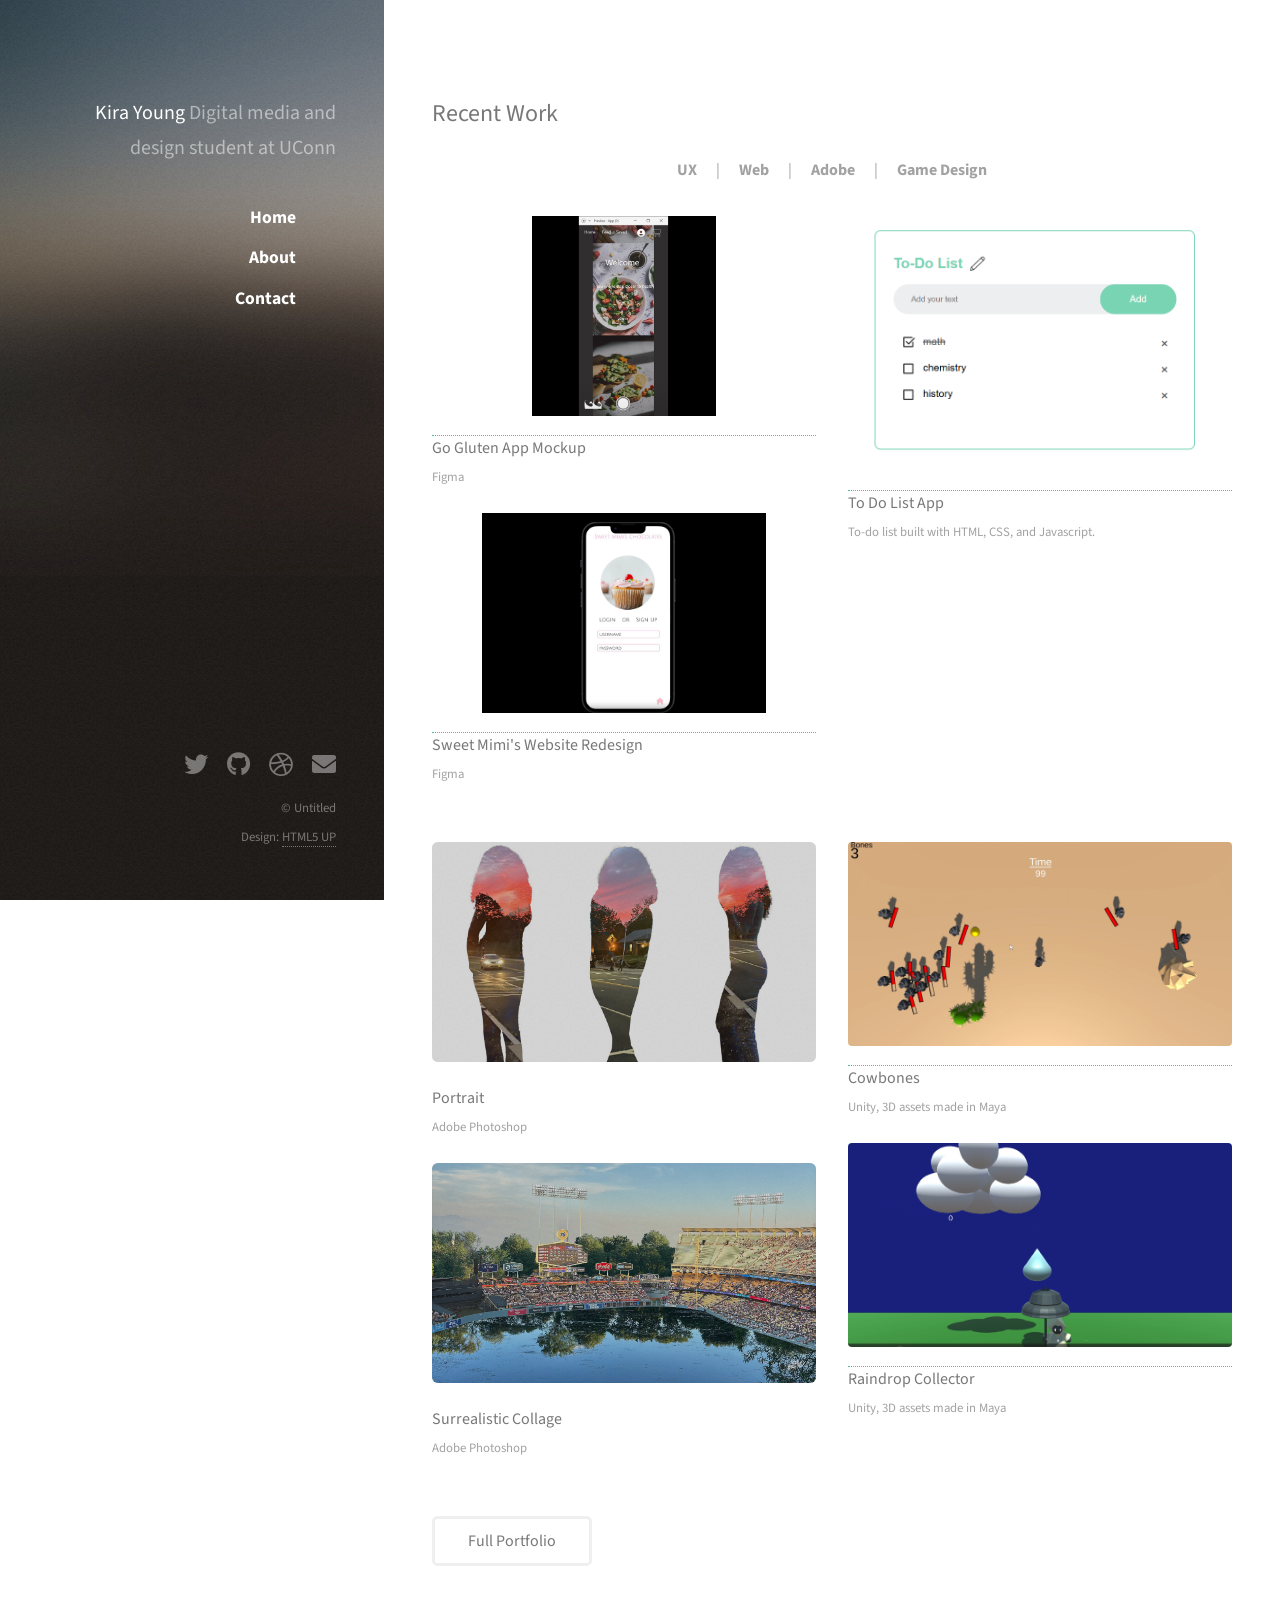
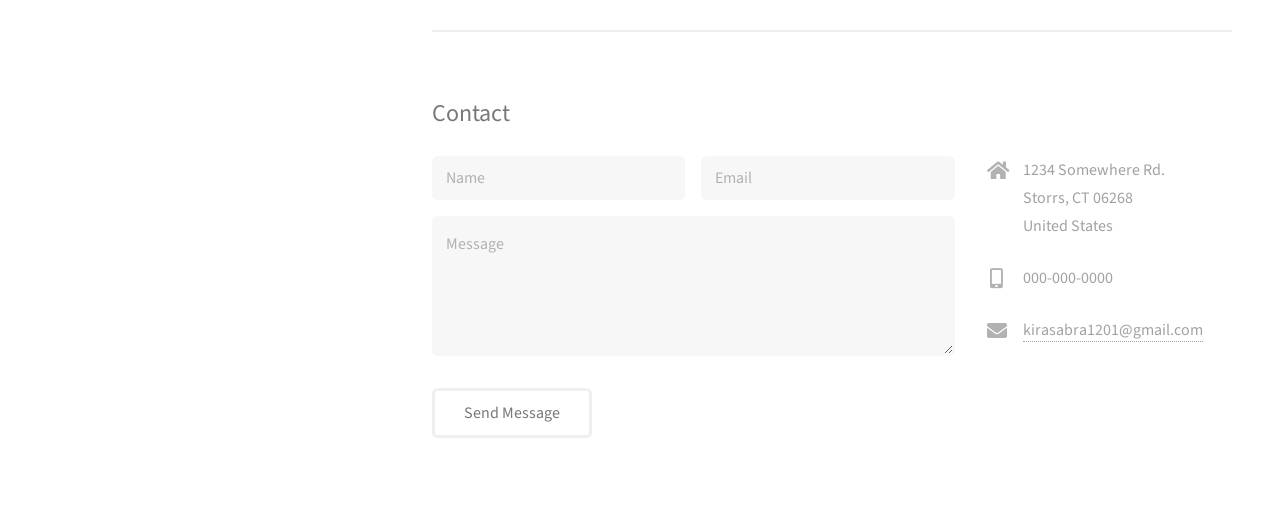
<file: index.html>
<!DOCTYPE HTML>
<!--
	Strata by HTML5 UP
	html5up.net | @ajlkn
	Free for personal and commercial use under the CCA 3.0 license (html5up.net/license)
-->
<html>
	<head>
		<title>Strata by HTML5 UP</title>
		<meta charset="utf-8" />
		<meta name="viewport" content="width=device-width, initial-scale=1, user-scalable=no" />
		<link rel="stylesheet" href="assets/css/main.css" />
	</head>
	<body class="is-preload">

		<!-- Header -->
			<header id="header">
				<div class="inner">
					<h1>
						<h1><strong>Kira Young</strong><br />
						Digital media and design<br />
						student at UConn</h1>
					</h1>
					<p class="about-link">
						<a href="#two" style="text-decoration: none;">Home</a><br />
						<a href="about.html" style="text-decoration: none;">About</a><br />
						<a href="#three" style="text-decoration: none;">Contact</a></p>
				</div>
			</header>

		<!-- Main -->
			<div id="main">
				<!-- One -->

				<!-- Two -->
					<section id="two">
						<h2>Recent Work</h2>

						<!-- Category Filter -->
						<div class="work-categories" style="text-align:center; margin-bottom: 2em;">
							<a href="#ux" class="category-link" style="margin: 0 1em; border-bottom: none; font-weight: bold; color: #a2a2a2;">UX</a> |
							<a href="#web" class="category-link" style="margin: 0 1em; border-bottom: none; font-weight: bold; color: #a2a2a2">Web</a> |
							<a href="#adobe" class="category-link" style="margin: 0 1em; border-bottom: none; font-weight: bold; color: #a2a2a2">Adobe</a> |
							<a href="#game-design" class="category-link" style="margin: 0 1em; border-bottom: none; font-weight: bold; color: inherit;">Game Design</a>
						</div>

						<!-- Work items -->
						<div class="row">
							<!--UX Section-->
							<article id="ux" class="col-6 col-12-xsmall work-item">
								<a href="images/fulls/GoGluten.mp4" target="_blank" style="display: block;" >
									<img src="images/thumbs/GoGlutenScreenshot.png" style="width: 100%; height: 200px; object-fit: contain; display: block; border-radius: 4px;"/>
								</a>
								<h3>Go Gluten App Mockup</h3>
								<p>Figma</p>	

								<a href="images/fulls/Sweet Mimis.mp4" target="_blank" style="display: block;">
									<img src="images/thumbs/SweetMimisScreenshot.png" style="width: 100%; height: 200px; object-fit: contain; display: block; border-radius: 4px;"/>
								</a>
								<h3>Sweet Mimi's Website Redesign</h3>
								<p>Figma</p>
							</article>	
							
							<!--Web Section-->
							<article id="web" class="col-6 col-12-xsmall work-item">
								<a href="https://kyoung2025.github.io/to-do-list/" target="_blank" style="display: block;">
									<img src="images/thumbs/ToDoCover.png" alt="Todo App Screenshot" style="width: 100%; height: auto; display: block; border-radius: 4px;" /> 
								</a>
								<h3>To Do List App</h3>
								<p>To-do list built with HTML, CSS, and Javascript.</p>
							</article>
							<!--Adobe Section-->
							<article id="adobe" class="col-6 col-12-xsmall work-item">
								<a href="images/fulls/DoubleExposure2.jpg" class="image fit thumb"><img src="images/thumbs/DoubleExposure2.jpg" alt="" /></a>
								<h3>Portrait</h3>
								<p>Adobe Photoshop</p>

								<a href="images/fulls/Surreal1.jpg" class="image fit thumb"><img src="images/thumbs/Surreal1.jpg" alt="" /></a>
								<h3>Surrealistic Collage</h3>
								<p>Adobe Photoshop</p>
							</article>
							<!--Game Design Section-->
							<article id="game-design" class="col-6 col-12-xsmall work-item">
								<a href="images/fulls/Cowbones Trailer.mp4" target="_blank" style="display: block;">
									<img src="images/thumbs/CowbonesCover.png" style="width: 100%; height: auto; display: block; border-radius: 4px;" /> 
								</a>
								<h3>Cowbones</h3>
								<p>Unity, 3D assets made in Maya</p>

								<a href="images/fulls/Raindrop Trailer.mp4" target="_blank" style="display: block;">
									<img src="images/thumbs/RaindropCover.png" style="width: 100%; height: auto; display: block; border-radius: 4px;" /> 
								</a>
								<h3>Raindrop Collector</h3>
								<p>Unity, 3D assets made in Maya</p>
							</article>

							
						</div>
						<ul class="actions">
							<li><a href="#" id="show-all" class="button">Full Portfolio</a></li>
						</ul>
					</section>

				<!-- Three -->
					<section id="three">
						<h2>Contact</h2>
						<div class="row">
							<div class="col-8 col-12-small">
								<form method="post" action="#">
									<div class="row gtr-uniform gtr-50">
										<div class="col-6 col-12-xsmall"><input type="text" name="name" id="name" placeholder="Name" /></div>
										<div class="col-6 col-12-xsmall"><input type="email" name="email" id="email" placeholder="Email" /></div>
										<div class="col-12"><textarea name="message" id="message" placeholder="Message" rows="4"></textarea></div>
									</div>
								</form>
								<ul class="actions">
									<li><input type="submit" value="Send Message" /></li>
								</ul>
							</div>
							<div class="col-4 col-12-small">
								<ul class="labeled-icons">
									<li>
										<h3 class="icon solid fa-home"><span class="label">Address</span></h3>
										1234 Somewhere Rd.<br />
										Storrs, CT 06268<br />
										United States
									</li>
									<li>
										<h3 class="icon solid fa-mobile-alt"><span class="label">Phone</span></h3>
										000-000-0000
									</li>
									<li>
										<h3 class="icon solid fa-envelope"><span class="label">Email</span></h3>
										<a href="#">kirasabra1201@gmail.com</a>
									</li>
								</ul>
							</div>
						</div>
					</section>

				<!-- Four -->
				<!--
					<section id="four">
						<h2>Elements</h2>

						<section>
							<h4>Text</h4>
							<p>This is <b>bold</b> and this is <strong>strong</strong>. This is <i>italic</i> and this is <em>emphasized</em>.
							This is <sup>superscript</sup> text and this is <sub>subscript</sub> text.
							This is <u>underlined</u> and this is code: <code>for (;;) { ... }</code>. Finally, <a href="#">this is a link</a>.</p>
							<hr />
							<header>
								<h4>Heading with a Subtitle</h4>
								<p>Lorem ipsum dolor sit amet nullam id egestas urna aliquam</p>
							</header>
							<p>Nunc lacinia ante nunc ac lobortis. Interdum adipiscing gravida odio porttitor sem non mi integer non faucibus ornare mi ut ante amet placerat aliquet. Volutpat eu sed ante lacinia sapien lorem accumsan varius montes viverra nibh in adipiscing blandit tempus accumsan.</p>
							<header>
								<h5>Heading with a Subtitle</h5>
								<p>Lorem ipsum dolor sit amet nullam id egestas urna aliquam</p>
							</header>
							<p>Nunc lacinia ante nunc ac lobortis. Interdum adipiscing gravida odio porttitor sem non mi integer non faucibus ornare mi ut ante amet placerat aliquet. Volutpat eu sed ante lacinia sapien lorem accumsan varius montes viverra nibh in adipiscing blandit tempus accumsan.</p>
							<hr />
							<h2>Heading Level 2</h2>
							<h3>Heading Level 3</h3>
							<h4>Heading Level 4</h4>
							<h5>Heading Level 5</h5>
							<h6>Heading Level 6</h6>
							<hr />
							<h5>Blockquote</h5>
							<blockquote>Fringilla nisl. Donec accumsan interdum nisi, quis tincidunt felis sagittis eget tempus euismod. Vestibulum ante ipsum primis in faucibus vestibulum. Blandit adipiscing eu felis iaculis volutpat ac adipiscing accumsan faucibus. Vestibulum ante ipsum primis in faucibus lorem ipsum dolor sit amet nullam adipiscing eu felis.</blockquote>
							<h5>Preformatted</h5>
							<pre><code>i = 0;

while (!deck.isInOrder()) {
print 'Iteration ' + i;
deck.shuffle();
i++;
}

print 'It took ' + i + ' iterations to sort the deck.';</code></pre>
						</section>

						<section>
							<h4>Lists</h4>
							<div class="row">
								<div class="col-6 col-12-xsmall">
									<h5>Unordered</h5>
									<ul>
										<li>Dolor pulvinar etiam magna etiam.</li>
										<li>Sagittis adipiscing lorem eleifend.</li>
										<li>Felis enim feugiat dolore viverra.</li>
									</ul>
									<h5>Alternate</h5>
									<ul class="alt">
										<li>Dolor pulvinar etiam magna etiam.</li>
										<li>Sagittis adipiscing lorem eleifend.</li>
										<li>Felis enim feugiat dolore viverra.</li>
									</ul>
								</div>
								<div class="col-6 col-12-xsmall">
									<h5>Ordered</h5>
									<ol>
										<li>Dolor pulvinar etiam magna etiam.</li>
										<li>Etiam vel felis at lorem sed viverra.</li>
										<li>Felis enim feugiat dolore viverra.</li>
										<li>Dolor pulvinar etiam magna etiam.</li>
										<li>Etiam vel felis at lorem sed viverra.</li>
										<li>Felis enim feugiat dolore viverra.</li>
									</ol>
									<h5>Icons</h5>
									<ul class="icons">
										<li><a href="#" class="icon brands fa-twitter"><span class="label">Twitter</span></a></li>
										<li><a href="#" class="icon brands fa-facebook-f"><span class="label">Facebook</span></a></li>
										<li><a href="#" class="icon brands fa-instagram"><span class="label">Instagram</span></a></li>
										<li><a href="#" class="icon brands fa-github"><span class="label">Github</span></a></li>
										<li><a href="#" class="icon brands fa-dribbble"><span class="label">Dribbble</span></a></li>
										<li><a href="#" class="icon brands fa-tumblr"><span class="label">Tumblr</span></a></li>
									</ul>
								</div>
							</div>
							<h5>Actions</h5>
							<ul class="actions">
								<li><a href="#" class="button primary">Default</a></li>
								<li><a href="#" class="button">Default</a></li>
							</ul>
							<ul class="actions small">
								<li><a href="#" class="button primary small">Small</a></li>
								<li><a href="#" class="button small">Small</a></li>
							</ul>
							<div class="row">
								<div class="col-6 col-12-small">
									<ul class="actions stacked">
										<li><a href="#" class="button primary">Default</a></li>
										<li><a href="#" class="button">Default</a></li>
									</ul>
								</div>
								<div class="col-6 col-12-small">
									<ul class="actions stacked">
										<li><a href="#" class="button primary small">Small</a></li>
										<li><a href="#" class="button small">Small</a></li>
									</ul>
								</div>
								<div class="col-6 col-12-small">
									<ul class="actions stacked">
										<li><a href="#" class="button primary fit">Default</a></li>
										<li><a href="#" class="button fit">Default</a></li>
									</ul>
								</div>
								<div class="col-6 col-12-small">
									<ul class="actions stacked">
										<li><a href="#" class="button primary small fit">Small</a></li>
										<li><a href="#" class="button small fit">Small</a></li>
									</ul>
								</div>
							</div>
						</section>

						<section>
							<h4>Table</h4>
							<h5>Default</h5>
							<div class="table-wrapper">
								<table>
									<thead>
										<tr>
											<th>Name</th>
											<th>Description</th>
											<th>Price</th>
										</tr>
									</thead>
									<tbody>
										<tr>
											<td>Item One</td>
											<td>Ante turpis integer aliquet porttitor.</td>
											<td>29.99</td>
										</tr>
										<tr>
											<td>Item Two</td>
											<td>Vis ac commodo adipiscing arcu aliquet.</td>
											<td>19.99</td>
										</tr>
										<tr>
											<td>Item Three</td>
											<td> Morbi faucibus arcu accumsan lorem.</td>
											<td>29.99</td>
										</tr>
										<tr>
											<td>Item Four</td>
											<td>Vitae integer tempus condimentum.</td>
											<td>19.99</td>
										</tr>
										<tr>
											<td>Item Five</td>
											<td>Ante turpis integer aliquet porttitor.</td>
											<td>29.99</td>
										</tr>
									</tbody>
									<tfoot>
										<tr>
											<td colspan="2"></td>
											<td>100.00</td>
										</tr>
									</tfoot>
								</table>
							</div>

							<h5>Alternate</h5>
							<div class="table-wrapper">
								<table class="alt">
									<thead>
										<tr>
											<th>Name</th>
											<th>Description</th>
											<th>Price</th>
										</tr>
									</thead>
									<tbody>
										<tr>
											<td>Item One</td>
											<td>Ante turpis integer aliquet porttitor.</td>
											<td>29.99</td>
										</tr>
										<tr>
											<td>Item Two</td>
											<td>Vis ac commodo adipiscing arcu aliquet.</td>
											<td>19.99</td>
										</tr>
										<tr>
											<td>Item Three</td>
											<td> Morbi faucibus arcu accumsan lorem.</td>
											<td>29.99</td>
										</tr>
										<tr>
											<td>Item Four</td>
											<td>Vitae integer tempus condimentum.</td>
											<td>19.99</td>
										</tr>
										<tr>
											<td>Item Five</td>
											<td>Ante turpis integer aliquet porttitor.</td>
											<td>29.99</td>
										</tr>
									</tbody>
									<tfoot>
										<tr>
											<td colspan="2"></td>
											<td>100.00</td>
										</tr>
									</tfoot>
								</table>
							</div>
						</section>

						<section>
							<h4>Buttons</h4>
							<ul class="actions">
								<li><a href="#" class="button primary">Primary</a></li>
								<li><a href="#" class="button">Default</a></li>
							</ul>
							<ul class="actions">
								<li><a href="#" class="button large">Large</a></li>
								<li><a href="#" class="button">Default</a></li>
								<li><a href="#" class="button small">Small</a></li>
							</ul>
							<ul class="actions fit">
								<li><a href="#" class="button primary fit">Fit</a></li>
								<li><a href="#" class="button fit">Fit</a></li>
							</ul>
							<ul class="actions fit small">
								<li><a href="#" class="button primary fit small">Fit + Small</a></li>
								<li><a href="#" class="button fit small">Fit + Small</a></li>
							</ul>
							<ul class="actions">
								<li><a href="#" class="button primary icon solid fa-download">Icon</a></li>
								<li><a href="#" class="button icon solid fa-download">Icon</a></li>
							</ul>
							<ul class="actions">
								<li><span class="button primary disabled">Primary</span></li>
								<li><span class="button disabled">Default</span></li>
							</ul>
						</section>

						<section>
							<h4>Form</h4>
							<form method="post" action="#">
								<div class="row gtr-uniform gtr-50">
									<div class="col-6 col-12-xsmall">
										<input type="text" name="demo-name" id="demo-name" value="" placeholder="Name" />
									</div>
									<div class="col-6 col-12-xsmall">
										<input type="email" name="demo-email" id="demo-email" value="" placeholder="Email" />
									</div>
									<div class="col-12">
										<select name="demo-category" id="demo-category">
											<option value="">- Category -</option>
											<option value="1">Manufacturing</option>
											<option value="1">Shipping</option>
											<option value="1">Administration</option>
											<option value="1">Human Resources</option>
										</select>
									</div>
									<div class="col-4 col-12-small">
										<input type="radio" id="demo-priority-low" name="demo-priority" checked>
										<label for="demo-priority-low">Low Priority</label>
									</div>
									<div class="col-4 col-12-small">
										<input type="radio" id="demo-priority-normal" name="demo-priority">
										<label for="demo-priority-normal">Normal Priority</label>
									</div>
									<div class="col-4 col-12-small">
										<input type="radio" id="demo-priority-high" name="demo-priority">
										<label for="demo-priority-high">High Priority</label>
									</div>
									<div class="col-6 col-12-small">
										<input type="checkbox" id="demo-copy" name="demo-copy">
										<label for="demo-copy">Email me a copy of this message</label>
									</div>
									<div class="col-6 col-12-small">
										<input type="checkbox" id="demo-human" name="demo-human" checked>
										<label for="demo-human">I am a human and not a robot</label>
									</div>
									<div class="col-12">
										<textarea name="demo-message" id="demo-message" placeholder="Enter your message" rows="6"></textarea>
									</div>
									<div class="col-12">
										<ul class="actions">
											<li><input type="submit" value="Send Message" class="primary" /></li>
											<li><input type="reset" value="Reset" /></li>
										</ul>
									</div>
								</div>
							</form>
						</section>

						<section>
							<h4>Image</h4>
							<h5>Fit</h5>
							<div class="box alt">
								<div class="row gtr-50 gtr-uniform">
									<div class="col-12"><span class="image fit"><img src="images/fulls/05.jpg" alt="" /></span></div>
									<div class="col-4"><span class="image fit"><img src="images/thumbs/01.jpg" alt="" /></span></div>
									<div class="col-4"><span class="image fit"><img src="images/thumbs/02.jpg" alt="" /></span></div>
									<div class="col-4"><span class="image fit"><img src="images/thumbs/03.jpg" alt="" /></span></div>
									<div class="col-4"><span class="image fit"><img src="images/thumbs/04.jpg" alt="" /></span></div>
									<div class="col-4"><span class="image fit"><img src="images/thumbs/05.jpg" alt="" /></span></div>
									<div class="col-4"><span class="image fit"><img src="images/thumbs/06.jpg" alt="" /></span></div>
									<div class="col-4"><span class="image fit"><img src="images/thumbs/03.jpg" alt="" /></span></div>
									<div class="col-4"><span class="image fit"><img src="images/thumbs/02.jpg" alt="" /></span></div>
									<div class="col-4"><span class="image fit"><img src="images/thumbs/01.jpg" alt="" /></span></div>
								</div>
							</div>
							<h5>Left &amp; Right</h5>
							<p><span class="image left"><img src="images/avatar.jpg" alt="" /></span>Fringilla nisl. Donec accumsan interdum nisi, quis tincidunt felis sagittis eget. tempus euismod. Vestibulum ante ipsum primis in faucibus vestibulum. Blandit adipiscing eu felis iaculis volutpat ac adipiscing accumsan eu faucibus. Integer ac pellentesque praesent tincidunt felis sagittis eget. tempus euismod. Vestibulum ante ipsum primis in faucibus vestibulum. Blandit adipiscing eu felis iaculis volutpat ac adipiscing accumsan eu faucibus. Integer ac pellentesque praesent. Donec accumsan interdum nisi, quis tincidunt felis sagittis eget. tempus euismod. Vestibulum ante ipsum primis in faucibus vestibulum. Blandit adipiscing eu felis iaculis volutpat ac adipiscing accumsan eu faucibus. Integer ac pellentesque praesent tincidunt felis sagittis eget. tempus euismod. Vestibulum ante ipsum primis in faucibus vestibulum. Blandit adipiscing eu felis iaculis volutpat ac adipiscing accumsan eu faucibus. Integer ac pellentesque praesent.</p>
							<p><span class="image right"><img src="images/avatar.jpg" alt="" /></span>Fringilla nisl. Donec accumsan interdum nisi, quis tincidunt felis sagittis eget. tempus euismod. Vestibulum ante ipsum primis in faucibus vestibulum. Blandit adipiscing eu felis iaculis volutpat ac adipiscing accumsan eu faucibus. Integer ac pellentesque praesent tincidunt felis sagittis eget. tempus euismod. Vestibulum ante ipsum primis in faucibus vestibulum. Blandit adipiscing eu felis iaculis volutpat ac adipiscing accumsan eu faucibus. Integer ac pellentesque praesent. Donec accumsan interdum nisi, quis tincidunt felis sagittis eget. tempus euismod. Vestibulum ante ipsum primis in faucibus vestibulum. Blandit adipiscing eu felis iaculis volutpat ac adipiscing accumsan eu faucibus. Integer ac pellentesque praesent tincidunt felis sagittis eget. tempus euismod. Vestibulum ante ipsum primis in faucibus vestibulum. Blandit adipiscing eu felis iaculis volutpat ac adipiscing accumsan eu faucibus. Integer ac pellentesque praesent.</p>
						</section>

					</section>
				-->

			</div>

		<!-- Footer -->
			<footer id="footer">
				<div class="inner">
					<ul class="icons">
						<li><a href="#" class="icon brands fa-twitter"><span class="label">Twitter</span></a></li>
						<li><a href="#" class="icon brands fa-github"><span class="label">Github</span></a></li>
						<li><a href="#" class="icon brands fa-dribbble"><span class="label">Dribbble</span></a></li>
						<li><a href="#" class="icon solid fa-envelope"><span class="label">Email</span></a></li>
					</ul>
					<ul class="copyright">
						<li>&copy; Untitled</li><li>Design: <a href="http://html5up.net">HTML5 UP</a></li>
					</ul>
				</div>
			</footer>

		<!-- Scripts -->
			<script src="assets/js/jquery.min.js"></script>
			<script src="assets/js/jquery.poptrox.min.js"></script>
			<script src="assets/js/browser.min.js"></script>
			<script src="assets/js/breakpoints.min.js"></script>
			<script src="assets/js/util.js"></script>
			<script src="assets/js/main.js"></script>

			<script>
				document.addEventListener("DOMContentLoaded", function() {
					const categoryLinks = document.querySelectorAll(".category-link");
					const workItems = document.querySelectorAll(".work-item");

					categoryLinks.forEach(link => {
    				link.addEventListener("click", function (e) {
      					e.preventDefault(); // Stop the anchor from jumping
      					const category = this.getAttribute("href").substring(1); // e.g. "web"

      					// Hide all work items
      					workItems.forEach(item => {
        					item.style.display = "none";
      					});

      					// Show only the selected category
      					const selected = document.getElementById(category);
      					if (selected) {
        					selected.style.display = "block";
      					}

      					// Optional: visually mark active category
      					categoryLinks.forEach(l => l.classList.remove("active"));
      					this.classList.add("active");
    				});
  				});
			});
			//Show all items when click "Full Portfolio"
			document.addEventListener("DOMContentLoaded", function () {
				const showAllBtn = document.getElementById("show-all");
				const workItems = document.querySelectorAll(".work-item");
				const categoryLinks = document.querySelectorAll(".category-link");

				showAllBtn.addEventListener("click", function (e) {
					e.preventDefault();

					//show all sections
					workItems.forEach(item => {
						item.style.display = "block";
					});

					//remove active states from category links
					categoryLinks.forEach(link => link.classList.remove("active"));
				});
			});

		
			</script>

	</body>
</html>
</file>
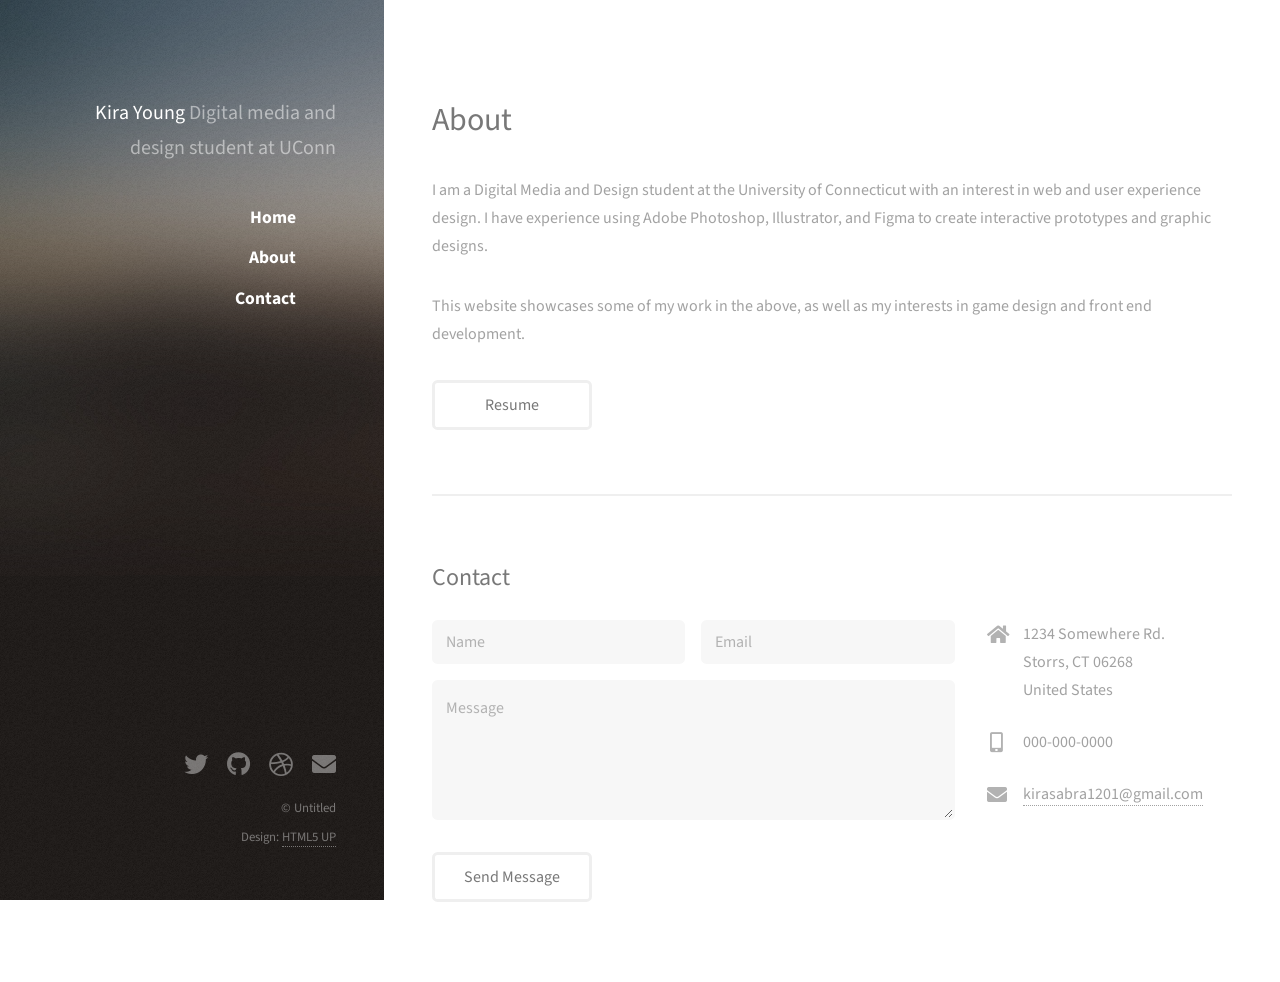
<file: about.html>
<!DOCTYPE HTML>
<!--
	About Page — Strata by HTML5 UP
	html5up.net | @ajlkn
-->
<html>
	<head>
		<title>About - Kira</title>
		<meta charset="utf-8" />
		<meta name="viewport" content="width=device-width, initial-scale=1, user-scalable=no" />
		<link rel="stylesheet" href="assets/css/main.css" />
	</head>
	<body class="is-preload">

		<!-- Header 
		<header id="header">
			<div class="inner">
				
				<p class="about-link">
					<a href="index.html" style="text-decoration: none;">Home</a>
				</p>
			</div>
		</header> -->

		<!-- Header -->
			<header id="header">
				<div class="inner">
					<h1>
						<h1><strong>Kira Young</strong><br />
						Digital media and design<br />
						student at UConn</h1>
					</h1>
					<p class="about-link">
						<a href="index.html" style="text-decoration: none;">Home</a><br />
						<a href="about.html" style="text-decoration: none;">About</a><br />
						<a href="#contact" style="text-decoration: none;">Contact</a></p>
				</div>
			</header>

		<!-- Main -->
		<div id="main">

			<!-- About Section -->
			<section id="about">
				<header class="major">
					<h2>About</h2>
				</header>
				<p>
                    I am a Digital Media and Design student at the University of Connecticut with an interest in web and user experience design. I have experience using Adobe Photoshop, Illustrator, and Figma to create interactive prototypes and graphic designs.
				</p>

				<p>
					This website showcases some of my work in the above, as well as my interests in game design and front end development.
				</p>

				<ul class="actions">
					<li><a href="https://uconn-my.sharepoint.com/:w:/g/personal/ufl24006_uconn_edu/ERHzMYuHmyNPscbayO6L2rUB2iwZP5q4rPz5DKGhnmGgdg?e=RA9cjs" class="button">Resume</a></li>
				</ul>
			</section>

			<!-- Contact Section -->
			<section id="contact">
				<h2>Contact</h2>
				<div class="row">
					<div class="col-8 col-12-small">
						<form method="post" action="#">
							<div class="row gtr-uniform gtr-50">
								<div class="col-6 col-12-xsmall"><input type="text" name="name" id="name" placeholder="Name" /></div>
								<div class="col-6 col-12-xsmall"><input type="email" name="email" id="email" placeholder="Email" /></div>
								<div class="col-12"><textarea name="message" id="message" placeholder="Message" rows="4"></textarea></div>
							</div>
						</form>
						<ul class="actions">
							<li><input type="submit" value="Send Message" /></li>
						</ul>
					</div>
					<div class="col-4 col-12-small">
						<ul class="labeled-icons">
							<li>
								<h3 class="icon solid fa-home"><span class="label">Address</span></h3>
								1234 Somewhere Rd.<br />
								Storrs, CT 06268<br />
								United States
							</li>
							<li>
								<h3 class="icon solid fa-mobile-alt"><span class="label">Phone</span></h3>
								000-000-0000
							</li>
							<li>
								<h3 class="icon solid fa-envelope"><span class="label">Email</span></h3>
								<a href="#">kirasabra1201@gmail.com</a>
							</li>
						</ul>
					</div>
				</div>
			</section>
		</div>

		<!-- Footer -->
		<footer id="footer">
			<div class="inner">
				<ul class="icons">
					<li><a href="#" class="icon brands fa-twitter"><span class="label">Twitter</span></a></li>
					<li><a href="#" class="icon brands fa-github"><span class="label">Github</span></a></li>
					<li><a href="#" class="icon brands fa-dribbble"><span class="label">Dribbble</span></a></li>
					<li><a href="#" class="icon solid fa-envelope"><span class="label">Email</span></a></li>
				</ul>
				<ul class="copyright">
					<li>&copy; Untitled</li><li>Design: <a href="http://html5up.net">HTML5 UP</a></li>
				</ul>
			</div>
		</footer>

		<!-- Scripts -->
		<script src="assets/js/jquery.min.js"></script>
		<script src="assets/js/jquery.poptrox.min.js"></script>
		<script src="assets/js/browser.min.js"></script>
		<script src="assets/js/breakpoints.min.js"></script>
		<script src="assets/js/util.js"></script>
		<script src="assets/js/main.js"></script>

	</body>
</html>
</file>
<file: assets/css/main.css>
@import url("fontawesome-all.min.css");
@import url("https://fonts.googleapis.com/css?family=Source+Sans+Pro:400,400italic");

/*
	Strata by HTML5 UP
	html5up.net | @ajlkn
	Free for personal and commercial use under the CCA 3.0 license (html5up.net/license)
*/

html, body, div, span, applet, object,
iframe, h1, h2, h3, h4, h5, h6, p, blockquote,
pre, a, abbr, acronym, address, big, cite,
code, del, dfn, em, img, ins, kbd, q, s, samp,
small, strike, strong, sub, sup, tt, var, b,
u, i, center, dl, dt, dd, ol, ul, li, fieldset,
form, label, legend, table, caption, tbody,
tfoot, thead, tr, th, td, article, aside,
canvas, details, embed, figure, figcaption,
footer, header, hgroup, menu, nav, output, ruby,
section, summary, time, mark, audio, video {
	margin: 0;
	padding: 0;
	border: 0;
	font-size: 100%;
	font: inherit;
	vertical-align: baseline;}

article, aside, details, figcaption, figure,
footer, header, hgroup, menu, nav, section {
	display: block;}

body {
	line-height: 1;
}

ol, ul {
	list-style: none;
}

blockquote, q {
	quotes: none;
}

	blockquote:before, blockquote:after, q:before, q:after {
		content: '';
		content: none;
	}

table {
	border-collapse: collapse;
	border-spacing: 0;
}

body {
	-webkit-text-size-adjust: none;
}

mark {
	background-color: transparent;
	color: inherit;
}

input::-moz-focus-inner {
	border: 0;
	padding: 0;
}

input, select, textarea {
	-moz-appearance: none;
	-webkit-appearance: none;
	-ms-appearance: none;
	appearance: none;
}

/* Basic */

	html {
		box-sizing: border-box;
	}

	*, *:before, *:after {
		box-sizing: inherit;
	}

	body {
		background: #fff;
	}

		body.is-preload *, body.is-preload *:before, body.is-preload *:after {
			-moz-animation: none !important;
			-webkit-animation: none !important;
			-ms-animation: none !important;
			animation: none !important;
			-moz-transition: none !important;
			-webkit-transition: none !important;
			-ms-transition: none !important;
			transition: none !important;
		}

	body, input, select, textarea {
		color: #a2a2a2;
		font-family: "Source Sans Pro", Helvetica, sans-serif;
		font-size: 16pt;
		font-weight: 400;
		line-height: 1.75em;
	}

	a {
		-moz-transition: color 0.2s ease-in-out, border-color 0.2s ease-in-out;
		-webkit-transition: color 0.2s ease-in-out, border-color 0.2s ease-in-out;
		-ms-transition: color 0.2s ease-in-out, border-color 0.2s ease-in-out;
		transition: color 0.2s ease-in-out, border-color 0.2s ease-in-out;
		border-bottom: dotted 1px;
		color: #49bf9d;
		text-decoration: none;
	}

		a:hover {
			border-bottom-color: transparent;
			color: #49bf9d !important;
			text-decoration: none;
		}

	strong, b {
		color: #787878;
		font-weight: 400;
	}

	em, i {
		font-style: italic;
	}

	p {
		margin: 0 0 2em 0;
	}

	h1, h2, h3, h4, h5, h6 {
		color: #787878;
		font-weight: 400;
		line-height: 1em;
		margin: 0 0 1em 0;
	}

		h1 a, h2 a, h3 a, h4 a, h5 a, h6 a {
			color: inherit;
			text-decoration: none;
		}

	h1 {
		font-size: 2em;
		line-height: 1.5em;
	}

	h2 {
		font-size: 1.5em;
		line-height: 1.5em;
	}

	h3 {
		font-size: 1.25em;
		line-height: 1.5em;
	}

	h4 {
		font-size: 1.1em;
		line-height: 1.5em;
	}

	h5 {
		font-size: 0.9em;
		line-height: 1.5em;
	}

	h6 {
		font-size: 0.7em;
		line-height: 1.5em;
	}

	sub {
		font-size: 0.8em;
		position: relative;
		top: 0.5em;
	}

	sup {
		font-size: 0.8em;
		position: relative;
		top: -0.5em;
	}

	hr {
		border: 0;
		border-bottom: solid 2px #efefef;
		margin: 2em 0;
	}

		hr.major {
			margin: 3em 0;
		}

	blockquote {
		border-left: solid 6px #efefef;
		font-style: italic;
		margin: 0 0 2em 0;
		padding: 0.5em 0 0.5em 1.5em;
	}

	code {
		background: #f7f7f7;
		border-radius: 0.35em;
		border: solid 2px #efefef;
		font-family: "Courier New", monospace;
		font-size: 0.9em;
		margin: 0 0.25em;
		padding: 0.25em 0.65em;
	}

	pre {
		-webkit-overflow-scrolling: touch;
		font-family: "Courier New", monospace;
		font-size: 0.9em;
		margin: 0 0 2em 0;
	}

		pre code {
			display: block;
			line-height: 1.75em;
			padding: 1em 1.5em;
			overflow-x: auto;
		}

	.align-left {
		text-align: left;
	}

	.align-center {
		text-align: center;
	}

	.align-right {
		text-align: right;
	}

/* Container */

	.container {
		margin: 0 auto;
		max-width: calc(100% - 4em);
		width: 100%;
	}

		.container.xsmall {
			width: 25%;
		}

		.container.small {
			width: 50%;
		}

		.container.medium {
			width: 75%;
		}

		.container.large {
			width: 125%;
		}

		.container.xlarge {
			width: 150%;
		}

		.container.max {
			width: 100%;
		}

		@media screen and (max-width: 980px) {

			.container {
				width: 100% !important;
				max-width: 100% !important;
			}

		}

		@media screen and (max-width: 480px) {

			.container {
				max-width: calc(100% - 3em);
			}

		}

/* Row */

	.row {
		display: flex;
		flex-wrap: wrap;
		box-sizing: border-box;
		align-items: stretch;
	}

		.row > * {
			box-sizing: border-box;
		}

		.row.gtr-uniform > * > :last-child {
			margin-bottom: 0;
		}

		.row.aln-left {
			justify-content: flex-start;
		}

		.row.aln-center {
			justify-content: center;
		}

		.row.aln-right {
			justify-content: flex-end;
		}

		.row.aln-top {
			align-items: flex-start;
		}

		.row.aln-middle {
			align-items: center;
		}

		.row.aln-bottom {
			align-items: flex-end;
		}

		.row > .imp {
			order: -1;
		}

		.row > .col-1 {
			width: 8.33333%;
		}

		.row > .off-1 {
			margin-left: 8.33333%;
		}

		.row > .col-2 {
			width: 16.66667%;
		}

		.row > .off-2 {
			margin-left: 16.66667%;
		}

		.row > .col-3 {
			width: 25%;
		}

		.row > .off-3 {
			margin-left: 25%;
		}

		.row > .col-4 {
			width: 33.33333%;
		}

		.row > .off-4 {
			margin-left: 33.33333%;
		}

		.row > .col-5 {
			width: 41.66667%;
		}

		.row > .off-5 {
			margin-left: 41.66667%;
		}

		.row > .col-6 {
			width: 50%;
		}

		.row > .off-6 {
			margin-left: 50%;
		}

		.row > .col-7 {
			width: 58.33333%;
		}

		.row > .off-7 {
			margin-left: 58.33333%;
		}

		.row > .col-8 {
			width: 66.66667%;
		}

		.row > .off-8 {
			margin-left: 66.66667%;
		}

		.row > .col-9 {
			width: 75%;
		}

		.row > .off-9 {
			margin-left: 75%;
		}

		.row > .col-10 {
			width: 83.33333%;
		}

		.row > .off-10 {
			margin-left: 83.33333%;
		}

		.row > .col-11 {
			width: 91.66667%;
		}

		.row > .off-11 {
			margin-left: 91.66667%;
		}

		.row > .col-12 {
			width: 100%;
		}

		.row > .off-12 {
			margin-left: 100%;
		}

		.row.gtr-0 {
			margin-top: 0;
			margin-left: 0em;
		}

			.row.gtr-0 > * {
				padding: 0 0 0 0em;
			}

			.row.gtr-0.gtr-uniform {
				margin-top: 0em;
			}

				.row.gtr-0.gtr-uniform > * {
					padding-top: 0em;
				}

		.row.gtr-25 {
			margin-top: 0;
			margin-left: -0.625em;
		}

			.row.gtr-25 > * {
				padding: 0 0 0 0.625em;
			}

			.row.gtr-25.gtr-uniform {
				margin-top: -0.625em;
			}

				.row.gtr-25.gtr-uniform > * {
					padding-top: 0.625em;
				}

		.row.gtr-50 {
			margin-top: 0;
			margin-left: -1.25em;
		}

			.row.gtr-50 > * {
				padding: 0 0 0 1.25em;
			}

			.row.gtr-50.gtr-uniform {
				margin-top: -1.25em;
			}

				.row.gtr-50.gtr-uniform > * {
					padding-top: 1.25em;
				}

		.row {
			margin-top: 0;
			margin-left: -2.5em;
		}

			.row > * {
				padding: 0 0 0 2.5em;
			}

			.row.gtr-uniform {
				margin-top: -2.5em;
			}

				.row.gtr-uniform > * {
					padding-top: 2.5em;
				}

		.row.gtr-150 {
			margin-top: 0;
			margin-left: -3.75em;
		}

			.row.gtr-150 > * {
				padding: 0 0 0 3.75em;
			}

			.row.gtr-150.gtr-uniform {
				margin-top: -3.75em;
			}

				.row.gtr-150.gtr-uniform > * {
					padding-top: 3.75em;
				}

		.row.gtr-200 {
			margin-top: 0;
			margin-left: -5em;
		}

			.row.gtr-200 > * {
				padding: 0 0 0 5em;
			}

			.row.gtr-200.gtr-uniform {
				margin-top: -5em;
			}

				.row.gtr-200.gtr-uniform > * {
					padding-top: 5em;
				}

		@media screen and (max-width: 1800px) {

			.row {
				display: flex;
				flex-wrap: wrap;
				box-sizing: border-box;
				align-items: stretch;
			}

				.row > * {
					box-sizing: border-box;
				}

				.row.gtr-uniform > * > :last-child {
					margin-bottom: 0;
				}

				.row.aln-left {
					justify-content: flex-start;
				}

				.row.aln-center {
					justify-content: center;
				}

				.row.aln-right {
					justify-content: flex-end;
				}

				.row.aln-top {
					align-items: flex-start;
				}

				.row.aln-middle {
					align-items: center;
				}

				.row.aln-bottom {
					align-items: flex-end;
				}

				.row > .imp-xlarge {
					order: -1;
				}

				.row > .col-1-xlarge {
					width: 8.33333%;
				}

				.row > .off-1-xlarge {
					margin-left: 8.33333%;
				}

				.row > .col-2-xlarge {
					width: 16.66667%;
				}

				.row > .off-2-xlarge {
					margin-left: 16.66667%;
				}

				.row > .col-3-xlarge {
					width: 25%;
				}

				.row > .off-3-xlarge {
					margin-left: 25%;
				}

				.row > .col-4-xlarge {
					width: 33.33333%;
				}

				.row > .off-4-xlarge {
					margin-left: 33.33333%;
				}

				.row > .col-5-xlarge {
					width: 41.66667%;
				}

				.row > .off-5-xlarge {
					margin-left: 41.66667%;
				}

				.row > .col-6-xlarge {
					width: 50%;
				}

				.row > .off-6-xlarge {
					margin-left: 50%;
				}

				.row > .col-7-xlarge {
					width: 58.33333%;
				}

				.row > .off-7-xlarge {
					margin-left: 58.33333%;
				}

				.row > .col-8-xlarge {
					width: 66.66667%;
				}

				.row > .off-8-xlarge {
					margin-left: 66.66667%;
				}

				.row > .col-9-xlarge {
					width: 75%;
				}

				.row > .off-9-xlarge {
					margin-left: 75%;
				}

				.row > .col-10-xlarge {
					width: 83.33333%;
				}

				.row > .off-10-xlarge {
					margin-left: 83.33333%;
				}

				.row > .col-11-xlarge {
					width: 91.66667%;
				}

				.row > .off-11-xlarge {
					margin-left: 91.66667%;
				}

				.row > .col-12-xlarge {
					width: 100%;
				}

				.row > .off-12-xlarge {
					margin-left: 100%;
				}

				.row.gtr-0 {
					margin-top: 0;
					margin-left: 0em;
				}

					.row.gtr-0 > * {
						padding: 0 0 0 0em;
					}

					.row.gtr-0.gtr-uniform {
						margin-top: 0em;
					}

						.row.gtr-0.gtr-uniform > * {
							padding-top: 0em;
						}

				.row.gtr-25 {
					margin-top: 0;
					margin-left: -0.625em;
				}

					.row.gtr-25 > * {
						padding: 0 0 0 0.625em;
					}

					.row.gtr-25.gtr-uniform {
						margin-top: -0.625em;
					}

						.row.gtr-25.gtr-uniform > * {
							padding-top: 0.625em;
						}

				.row.gtr-50 {
					margin-top: 0;
					margin-left: -1.25em;
				}

					.row.gtr-50 > * {
						padding: 0 0 0 1.25em;
					}

					.row.gtr-50.gtr-uniform {
						margin-top: -1.25em;
					}

						.row.gtr-50.gtr-uniform > * {
							padding-top: 1.25em;
						}

				.row {
					margin-top: 0;
					margin-left: -2.5em;
				}

					.row > * {
						padding: 0 0 0 2.5em;
					}

					.row.gtr-uniform {
						margin-top: -2.5em;
					}

						.row.gtr-uniform > * {
							padding-top: 2.5em;
						}

				.row.gtr-150 {
					margin-top: 0;
					margin-left: -3.75em;
				}

					.row.gtr-150 > * {
						padding: 0 0 0 3.75em;
					}

					.row.gtr-150.gtr-uniform {
						margin-top: -3.75em;
					}

						.row.gtr-150.gtr-uniform > * {
							padding-top: 3.75em;
						}

				.row.gtr-200 {
					margin-top: 0;
					margin-left: -5em;
				}

					.row.gtr-200 > * {
						padding: 0 0 0 5em;
					}

					.row.gtr-200.gtr-uniform {
						margin-top: -5em;
					}

						.row.gtr-200.gtr-uniform > * {
							padding-top: 5em;
						}

		}

		@media screen and (max-width: 1280px) {

			.row {
				display: flex;
				flex-wrap: wrap;
				box-sizing: border-box;
				align-items: stretch;
			}

				.row > * {
					box-sizing: border-box;
				}

				.row.gtr-uniform > * > :last-child {
					margin-bottom: 0;
				}

				.row.aln-left {
					justify-content: flex-start;
				}

				.row.aln-center {
					justify-content: center;
				}

				.row.aln-right {
					justify-content: flex-end;
				}

				.row.aln-top {
					align-items: flex-start;
				}

				.row.aln-middle {
					align-items: center;
				}

				.row.aln-bottom {
					align-items: flex-end;
				}

				.row > .imp-large {
					order: -1;
				}

				.row > .col-1-large {
					width: 8.33333%;
				}

				.row > .off-1-large {
					margin-left: 8.33333%;
				}

				.row > .col-2-large {
					width: 16.66667%;
				}

				.row > .off-2-large {
					margin-left: 16.66667%;
				}

				.row > .col-3-large {
					width: 25%;
				}

				.row > .off-3-large {
					margin-left: 25%;
				}

				.row > .col-4-large {
					width: 33.33333%;
				}

				.row > .off-4-large {
					margin-left: 33.33333%;
				}

				.row > .col-5-large {
					width: 41.66667%;
				}

				.row > .off-5-large {
					margin-left: 41.66667%;
				}

				.row > .col-6-large {
					width: 50%;
				}

				.row > .off-6-large {
					margin-left: 50%;
				}

				.row > .col-7-large {
					width: 58.33333%;
				}

				.row > .off-7-large {
					margin-left: 58.33333%;
				}

				.row > .col-8-large {
					width: 66.66667%;
				}

				.row > .off-8-large {
					margin-left: 66.66667%;
				}

				.row > .col-9-large {
					width: 75%;
				}

				.row > .off-9-large {
					margin-left: 75%;
				}

				.row > .col-10-large {
					width: 83.33333%;
				}

				.row > .off-10-large {
					margin-left: 83.33333%;
				}

				.row > .col-11-large {
					width: 91.66667%;
				}

				.row > .off-11-large {
					margin-left: 91.66667%;
				}

				.row > .col-12-large {
					width: 100%;
				}

				.row > .off-12-large {
					margin-left: 100%;
				}

				.row.gtr-0 {
					margin-top: 0;
					margin-left: 0em;
				}

					.row.gtr-0 > * {
						padding: 0 0 0 0em;
					}

					.row.gtr-0.gtr-uniform {
						margin-top: 0em;
					}

						.row.gtr-0.gtr-uniform > * {
							padding-top: 0em;
						}

				.row.gtr-25 {
					margin-top: 0;
					margin-left: -0.5em;
				}

					.row.gtr-25 > * {
						padding: 0 0 0 0.5em;
					}

					.row.gtr-25.gtr-uniform {
						margin-top: -0.5em;
					}

						.row.gtr-25.gtr-uniform > * {
							padding-top: 0.5em;
						}

				.row.gtr-50 {
					margin-top: 0;
					margin-left: -1em;
				}

					.row.gtr-50 > * {
						padding: 0 0 0 1em;
					}

					.row.gtr-50.gtr-uniform {
						margin-top: -1em;
					}

						.row.gtr-50.gtr-uniform > * {
							padding-top: 1em;
						}

				.row {
					margin-top: 0;
					margin-left: -2em;
				}

					.row > * {
						padding: 0 0 0 2em;
					}

					.row.gtr-uniform {
						margin-top: -2em;
					}

						.row.gtr-uniform > * {
							padding-top: 2em;
						}

				.row.gtr-150 {
					margin-top: 0;
					margin-left: -3em;
				}

					.row.gtr-150 > * {
						padding: 0 0 0 3em;
					}

					.row.gtr-150.gtr-uniform {
						margin-top: -3em;
					}

						.row.gtr-150.gtr-uniform > * {
							padding-top: 3em;
						}

				.row.gtr-200 {
					margin-top: 0;
					margin-left: -4em;
				}

					.row.gtr-200 > * {
						padding: 0 0 0 4em;
					}

					.row.gtr-200.gtr-uniform {
						margin-top: -4em;
					}

						.row.gtr-200.gtr-uniform > * {
							padding-top: 4em;
						}

		}

		@media screen and (max-width: 980px) {

			.row {
				display: flex;
				flex-wrap: wrap;
				box-sizing: border-box;
				align-items: stretch;
			}

				.row > * {
					box-sizing: border-box;
				}

				.row.gtr-uniform > * > :last-child {
					margin-bottom: 0;
				}

				.row.aln-left {
					justify-content: flex-start;
				}

				.row.aln-center {
					justify-content: center;
				}

				.row.aln-right {
					justify-content: flex-end;
				}

				.row.aln-top {
					align-items: flex-start;
				}

				.row.aln-middle {
					align-items: center;
				}

				.row.aln-bottom {
					align-items: flex-end;
				}

				.row > .imp-medium {
					order: -1;
				}

				.row > .col-1-medium {
					width: 8.33333%;
				}

				.row > .off-1-medium {
					margin-left: 8.33333%;
				}

				.row > .col-2-medium {
					width: 16.66667%;
				}

				.row > .off-2-medium {
					margin-left: 16.66667%;
				}

				.row > .col-3-medium {
					width: 25%;
				}

				.row > .off-3-medium {
					margin-left: 25%;
				}

				.row > .col-4-medium {
					width: 33.33333%;
				}

				.row > .off-4-medium {
					margin-left: 33.33333%;
				}

				.row > .col-5-medium {
					width: 41.66667%;
				}

				.row > .off-5-medium {
					margin-left: 41.66667%;
				}

				.row > .col-6-medium {
					width: 50%;
				}

				.row > .off-6-medium {
					margin-left: 50%;
				}

				.row > .col-7-medium {
					width: 58.33333%;
				}

				.row > .off-7-medium {
					margin-left: 58.33333%;
				}

				.row > .col-8-medium {
					width: 66.66667%;
				}

				.row > .off-8-medium {
					margin-left: 66.66667%;
				}

				.row > .col-9-medium {
					width: 75%;
				}

				.row > .off-9-medium {
					margin-left: 75%;
				}

				.row > .col-10-medium {
					width: 83.33333%;
				}

				.row > .off-10-medium {
					margin-left: 83.33333%;
				}

				.row > .col-11-medium {
					width: 91.66667%;
				}

				.row > .off-11-medium {
					margin-left: 91.66667%;
				}

				.row > .col-12-medium {
					width: 100%;
				}

				.row > .off-12-medium {
					margin-left: 100%;
				}

				.row.gtr-0 {
					margin-top: 0;
					margin-left: 0em;
				}

					.row.gtr-0 > * {
						padding: 0 0 0 0em;
					}

					.row.gtr-0.gtr-uniform {
						margin-top: 0em;
					}

						.row.gtr-0.gtr-uniform > * {
							padding-top: 0em;
						}

				.row.gtr-25 {
					margin-top: 0;
					margin-left: -0.5em;
				}

					.row.gtr-25 > * {
						padding: 0 0 0 0.5em;
					}

					.row.gtr-25.gtr-uniform {
						margin-top: -0.5em;
					}

						.row.gtr-25.gtr-uniform > * {
							padding-top: 0.5em;
						}

				.row.gtr-50 {
					margin-top: 0;
					margin-left: -1em;
				}

					.row.gtr-50 > * {
						padding: 0 0 0 1em;
					}

					.row.gtr-50.gtr-uniform {
						margin-top: -1em;
					}

						.row.gtr-50.gtr-uniform > * {
							padding-top: 1em;
						}

				.row {
					margin-top: 0;
					margin-left: -2em;
				}

					.row > * {
						padding: 0 0 0 2em;
					}

					.row.gtr-uniform {
						margin-top: -2em;
					}

						.row.gtr-uniform > * {
							padding-top: 2em;
						}

				.row.gtr-150 {
					margin-top: 0;
					margin-left: -3em;
				}

					.row.gtr-150 > * {
						padding: 0 0 0 3em;
					}

					.row.gtr-150.gtr-uniform {
						margin-top: -3em;
					}

						.row.gtr-150.gtr-uniform > * {
							padding-top: 3em;
						}

				.row.gtr-200 {
					margin-top: 0;
					margin-left: -4em;
				}

					.row.gtr-200 > * {
						padding: 0 0 0 4em;
					}

					.row.gtr-200.gtr-uniform {
						margin-top: -4em;
					}

						.row.gtr-200.gtr-uniform > * {
							padding-top: 4em;
						}

		}

		@media screen and (max-width: 736px) {

			.row {
				display: flex;
				flex-wrap: wrap;
				box-sizing: border-box;
				align-items: stretch;
			}

				.row > * {
					box-sizing: border-box;
				}

				.row.gtr-uniform > * > :last-child {
					margin-bottom: 0;
				}

				.row.aln-left {
					justify-content: flex-start;
				}

				.row.aln-center {
					justify-content: center;
				}

				.row.aln-right {
					justify-content: flex-end;
				}

				.row.aln-top {
					align-items: flex-start;
				}

				.row.aln-middle {
					align-items: center;
				}

				.row.aln-bottom {
					align-items: flex-end;
				}

				.row > .imp-small {
					order: -1;
				}

				.row > .col-1-small {
					width: 8.33333%;
				}

				.row > .off-1-small {
					margin-left: 8.33333%;
				}

				.row > .col-2-small {
					width: 16.66667%;
				}

				.row > .off-2-small {
					margin-left: 16.66667%;
				}

				.row > .col-3-small {
					width: 25%;
				}

				.row > .off-3-small {
					margin-left: 25%;
				}

				.row > .col-4-small {
					width: 33.33333%;
				}

				.row > .off-4-small {
					margin-left: 33.33333%;
				}

				.row > .col-5-small {
					width: 41.66667%;
				}

				.row > .off-5-small {
					margin-left: 41.66667%;
				}

				.row > .col-6-small {
					width: 50%;
				}

				.row > .off-6-small {
					margin-left: 50%;
				}

				.row > .col-7-small {
					width: 58.33333%;
				}

				.row > .off-7-small {
					margin-left: 58.33333%;
				}

				.row > .col-8-small {
					width: 66.66667%;
				}

				.row > .off-8-small {
					margin-left: 66.66667%;
				}

				.row > .col-9-small {
					width: 75%;
				}

				.row > .off-9-small {
					margin-left: 75%;
				}

				.row > .col-10-small {
					width: 83.33333%;
				}

				.row > .off-10-small {
					margin-left: 83.33333%;
				}

				.row > .col-11-small {
					width: 91.66667%;
				}

				.row > .off-11-small {
					margin-left: 91.66667%;
				}

				.row > .col-12-small {
					width: 100%;
				}

				.row > .off-12-small {
					margin-left: 100%;
				}

				.row.gtr-0 {
					margin-top: 0;
					margin-left: 0em;
				}

					.row.gtr-0 > * {
						padding: 0 0 0 0em;
					}

					.row.gtr-0.gtr-uniform {
						margin-top: 0em;
					}

						.row.gtr-0.gtr-uniform > * {
							padding-top: 0em;
						}

				.row.gtr-25 {
					margin-top: 0;
					margin-left: -0.375em;
				}

					.row.gtr-25 > * {
						padding: 0 0 0 0.375em;
					}

					.row.gtr-25.gtr-uniform {
						margin-top: -0.375em;
					}

						.row.gtr-25.gtr-uniform > * {
							padding-top: 0.375em;
						}

				.row.gtr-50 {
					margin-top: 0;
					margin-left: -0.75em;
				}

					.row.gtr-50 > * {
						padding: 0 0 0 0.75em;
					}

					.row.gtr-50.gtr-uniform {
						margin-top: -0.75em;
					}

						.row.gtr-50.gtr-uniform > * {
							padding-top: 0.75em;
						}

				.row {
					margin-top: 0;
					margin-left: -1.5em;
				}

					.row > * {
						padding: 0 0 0 1.5em;
					}

					.row.gtr-uniform {
						margin-top: -1.5em;
					}

						.row.gtr-uniform > * {
							padding-top: 1.5em;
						}

				.row.gtr-150 {
					margin-top: 0;
					margin-left: -2.25em;
				}

					.row.gtr-150 > * {
						padding: 0 0 0 2.25em;
					}

					.row.gtr-150.gtr-uniform {
						margin-top: -2.25em;
					}

						.row.gtr-150.gtr-uniform > * {
							padding-top: 2.25em;
						}

				.row.gtr-200 {
					margin-top: 0;
					margin-left: -3em;
				}

					.row.gtr-200 > * {
						padding: 0 0 0 3em;
					}

					.row.gtr-200.gtr-uniform {
						margin-top: -3em;
					}

						.row.gtr-200.gtr-uniform > * {
							padding-top: 3em;
						}

		}

		@media screen and (max-width: 480px) {

			.row {
				display: flex;
				flex-wrap: wrap;
				box-sizing: border-box;
				align-items: stretch;
			}

				.row > * {
					box-sizing: border-box;
				}

				.row.gtr-uniform > * > :last-child {
					margin-bottom: 0;
				}

				.row.aln-left {
					justify-content: flex-start;
				}

				.row.aln-center {
					justify-content: center;
				}

				.row.aln-right {
					justify-content: flex-end;
				}

				.row.aln-top {
					align-items: flex-start;
				}

				.row.aln-middle {
					align-items: center;
				}

				.row.aln-bottom {
					align-items: flex-end;
				}

				.row > .imp-xsmall {
					order: -1;
				}

				.row > .col-1-xsmall {
					width: 8.33333%;
				}

				.row > .off-1-xsmall {
					margin-left: 8.33333%;
				}

				.row > .col-2-xsmall {
					width: 16.66667%;
				}

				.row > .off-2-xsmall {
					margin-left: 16.66667%;
				}

				.row > .col-3-xsmall {
					width: 25%;
				}

				.row > .off-3-xsmall {
					margin-left: 25%;
				}

				.row > .col-4-xsmall {
					width: 33.33333%;
				}

				.row > .off-4-xsmall {
					margin-left: 33.33333%;
				}

				.row > .col-5-xsmall {
					width: 41.66667%;
				}

				.row > .off-5-xsmall {
					margin-left: 41.66667%;
				}

				.row > .col-6-xsmall {
					width: 50%;
				}

				.row > .off-6-xsmall {
					margin-left: 50%;
				}

				.row > .col-7-xsmall {
					width: 58.33333%;
				}

				.row > .off-7-xsmall {
					margin-left: 58.33333%;
				}

				.row > .col-8-xsmall {
					width: 66.66667%;
				}

				.row > .off-8-xsmall {
					margin-left: 66.66667%;
				}

				.row > .col-9-xsmall {
					width: 75%;
				}

				.row > .off-9-xsmall {
					margin-left: 75%;
				}

				.row > .col-10-xsmall {
					width: 83.33333%;
				}

				.row > .off-10-xsmall {
					margin-left: 83.33333%;
				}

				.row > .col-11-xsmall {
					width: 91.66667%;
				}

				.row > .off-11-xsmall {
					margin-left: 91.66667%;
				}

				.row > .col-12-xsmall {
					width: 100%;
				}

				.row > .off-12-xsmall {
					margin-left: 100%;
				}

				.row.gtr-0 {
					margin-top: 0;
					margin-left: 0em;
				}

					.row.gtr-0 > * {
						padding: 0 0 0 0em;
					}

					.row.gtr-0.gtr-uniform {
						margin-top: 0em;
					}

						.row.gtr-0.gtr-uniform > * {
							padding-top: 0em;
						}

				.row.gtr-25 {
					margin-top: 0;
					margin-left: -0.375em;
				}

					.row.gtr-25 > * {
						padding: 0 0 0 0.375em;
					}

					.row.gtr-25.gtr-uniform {
						margin-top: -0.375em;
					}

						.row.gtr-25.gtr-uniform > * {
							padding-top: 0.375em;
						}

				.row.gtr-50 {
					margin-top: 0;
					margin-left: -0.75em;
				}

					.row.gtr-50 > * {
						padding: 0 0 0 0.75em;
					}

					.row.gtr-50.gtr-uniform {
						margin-top: -0.75em;
					}

						.row.gtr-50.gtr-uniform > * {
							padding-top: 0.75em;
						}

				.row {
					margin-top: 0;
					margin-left: -1.5em;
				}

					.row > * {
						padding: 0 0 0 1.5em;
					}

					.row.gtr-uniform {
						margin-top: -1.5em;
					}

						.row.gtr-uniform > * {
							padding-top: 1.5em;
						}

				.row.gtr-150 {
					margin-top: 0;
					margin-left: -2.25em;
				}

					.row.gtr-150 > * {
						padding: 0 0 0 2.25em;
					}

					.row.gtr-150.gtr-uniform {
						margin-top: -2.25em;
					}

						.row.gtr-150.gtr-uniform > * {
							padding-top: 2.25em;
						}

				.row.gtr-200 {
					margin-top: 0;
					margin-left: -3em;
				}

					.row.gtr-200 > * {
						padding: 0 0 0 3em;
					}

					.row.gtr-200.gtr-uniform {
						margin-top: -3em;
					}

						.row.gtr-200.gtr-uniform > * {
							padding-top: 3em;
						}

		}

/* Section/Article */

	section.special, article.special {
		text-align: center;
	}

	header p {
		color: #b2b2b2;
		position: relative;
		margin: 0 0 1.5em 0;
	}

	header h2 + p {
		font-size: 1.25em;
		margin-top: -1em;
		line-height: 1.5em;
	}

	header h3 + p {
		font-size: 1.1em;
		margin-top: -0.8em;
		line-height: 1.5em;
	}

	header h4 + p,
	header h5 + p,
	header h6 + p {
		font-size: 0.9em;
		margin-top: -0.6em;
		line-height: 1.5em;
	}

	header.major h2 {
		font-size: 2em;
	}

/* Form */

	form {
		margin: 0 0 2em 0;
	}

	label {
		color: #787878;
		display: block;
		font-size: 0.9em;
		font-weight: 400;
		margin: 0 0 1em 0;
	}

	input[type="text"],
	input[type="password"],
	input[type="email"],
	select,
	textarea {
		-moz-appearance: none;
		-webkit-appearance: none;
		-ms-appearance: none;
		appearance: none;
		background: #f7f7f7;
		border-radius: 0.35em;
		border: solid 2px transparent;
		color: inherit;
		display: block;
		outline: 0;
		padding: 0 0.75em;
		text-decoration: none;
		width: 100%;
	}

		input[type="text"]:invalid,
		input[type="password"]:invalid,
		input[type="email"]:invalid,
		select:invalid,
		textarea:invalid {
			box-shadow: none;
		}

		input[type="text"]:focus,
		input[type="password"]:focus,
		input[type="email"]:focus,
		select:focus,
		textarea:focus {
			border-color: #49bf9d;
		}

	select {
		background-image: url("data:image/svg+xml;charset=utf8,%3Csvg xmlns='http://www.w3.org/2000/svg' width='40' height='40' preserveAspectRatio='none' viewBox='0 0 40 40'%3E%3Cpath d='M9.4,12.3l10.4,10.4l10.4-10.4c0.2-0.2,0.5-0.4,0.9-0.4c0.3,0,0.6,0.1,0.9,0.4l3.3,3.3c0.2,0.2,0.4,0.5,0.4,0.9 c0,0.4-0.1,0.6-0.4,0.9L20.7,31.9c-0.2,0.2-0.5,0.4-0.9,0.4c-0.3,0-0.6-0.1-0.9-0.4L4.3,17.3c-0.2-0.2-0.4-0.5-0.4-0.9 c0-0.4,0.1-0.6,0.4-0.9l3.3-3.3c0.2-0.2,0.5-0.4,0.9-0.4S9.1,12.1,9.4,12.3z' fill='%23dfdfdf' /%3E%3C/svg%3E");
		background-size: 1.25rem;
		background-repeat: no-repeat;
		background-position: calc(100% - 1rem) center;
		height: 2.75em;
		padding-right: 2.75em;
		text-overflow: ellipsis;
	}

		select option {
			color: #787878;
			background: #fff;
		}

		select:focus::-ms-value {
			background-color: transparent;
		}

		select::-ms-expand {
			display: none;
		}

	input[type="text"],
	input[type="password"],
	input[type="email"],
	select {
		height: 2.75em;
	}

	textarea {
		padding: 0.75em;
	}

	input[type="checkbox"],
	input[type="radio"] {
		-moz-appearance: none;
		-webkit-appearance: none;
		-ms-appearance: none;
		appearance: none;
		display: block;
		float: left;
		margin-right: -2em;
		opacity: 0;
		width: 1em;
		z-index: -1;
	}

		input[type="checkbox"] + label,
		input[type="radio"] + label {
			text-decoration: none;
			color: #a2a2a2;
			cursor: pointer;
			display: inline-block;
			font-size: 1em;
			font-weight: 400;
			padding-left: 2.4em;
			padding-right: 0.75em;
			position: relative;
		}

			input[type="checkbox"] + label:before,
			input[type="radio"] + label:before {
				-moz-osx-font-smoothing: grayscale;
				-webkit-font-smoothing: antialiased;
				display: inline-block;
				font-style: normal;
				font-variant: normal;
				text-rendering: auto;
				line-height: 1;
				text-transform: none !important;
				font-family: 'Font Awesome 5 Free';
				font-weight: 900;
			}

			input[type="checkbox"] + label:before,
			input[type="radio"] + label:before {
				background: #f7f7f7;
				border-radius: 0.35em;
				border: solid 2px transparent;
				content: '';
				display: inline-block;
				font-size: 0.8em;
				height: 2.0625em;
				left: 0;
				line-height: 1.85625em;
				position: absolute;
				text-align: center;
				top: 0;
				width: 2.0625em;
			}

		input[type="checkbox"]:checked + label:before,
		input[type="radio"]:checked + label:before {
			background: #787878;
			border-color: #787878;
			color: #fff;
			content: '\f00c';
		}

		input[type="checkbox"]:focus + label:before,
		input[type="radio"]:focus + label:before {
			border-color: #49bf9d;
		}

	input[type="checkbox"] + label:before {
		border-radius: 0.35em;
	}

	input[type="radio"] + label:before {
		border-radius: 100%;
	}

	::-webkit-input-placeholder {
		color: #b2b2b2 !important;
		opacity: 1.0;
	}

	:-moz-placeholder {
		color: #b2b2b2 !important;
		opacity: 1.0;
	}

	::-moz-placeholder {
		color: #b2b2b2 !important;
		opacity: 1.0;
	}

	:-ms-input-placeholder {
		color: #b2b2b2 !important;
		opacity: 1.0;
	}

/* Box */

	.box {
		border-radius: 0.35em;
		border: solid 2px #efefef;
		margin-bottom: 2em;
		padding: 1.5em;
	}

		.box > :last-child,
		.box > :last-child > :last-child,
		.box > :last-child > :last-child > :last-child {
			margin-bottom: 0;
		}

		.box.alt {
			border: 0;
			border-radius: 0;
			padding: 0;
		}

/* Icon */

	.icon {
		text-decoration: none;
		border-bottom: none;
		position: relative;
	}

		.icon:before {
			-moz-osx-font-smoothing: grayscale;
			-webkit-font-smoothing: antialiased;
			display: inline-block;
			font-style: normal;
			font-variant: normal;
			text-rendering: auto;
			line-height: 1;
			text-transform: none !important;
			font-family: 'Font Awesome 5 Free';
			font-weight: 400;
		}

		.icon > .label {
			display: none;
		}

		.icon:before {
			line-height: inherit;
		}

		.icon.solid:before {
			font-weight: 900;
		}

		.icon.brands:before {
			font-family: 'Font Awesome 5 Brands';
		}

/* Image */

	.image {
		border-radius: 0.35em;
		border: 0;
		display: inline-block;
		position: relative;
	}

		.image:before {
			-moz-transition: opacity 0.2s ease-in-out;
			-webkit-transition: opacity 0.2s ease-in-out;
			-ms-transition: opacity 0.2s ease-in-out;
			transition: opacity 0.2s ease-in-out;
			background: url("images/overlay.png");
			border-radius: 0.35em;
			content: '';
			display: block;
			height: 100%;
			left: 0;
			opacity: 0.5;
			position: absolute;
			top: 0;
			width: 100%;
		}

		.image.thumb {
			text-align: center;
		}

			.image.thumb:after {
				-moz-transition: opacity 0.2s ease-in-out;
				-webkit-transition: opacity 0.2s ease-in-out;
				-ms-transition: opacity 0.2s ease-in-out;
				transition: opacity 0.2s ease-in-out;
				border-radius: 0.35em;
				border: solid 3px rgba(255, 255, 255, 0.5);
				color: #fff;
				content: 'View';
				display: inline-block;
				font-size: 0.8em;
				font-weight: 400;
				left: 50%;
				line-height: 2.25em;
				margin: -1.25em 0 0 -3em;
				opacity: 0;
				padding: 0 1.5em;
				position: absolute;
				text-align: center;
				text-decoration: none;
				top: 50%;
				white-space: nowrap;
			}

			.image.thumb:hover:after {
				opacity: 1.0;
			}

			.image.thumb:hover:before {
				background: url("images/overlay.png"), url("images/overlay.png");
				opacity: 1.0;
			}

		.image img {
			border-radius: 0.35em;
			display: block;
		}

		.image.left {
			float: left;
			margin: 0 1.5em 1em 0;
			top: 0.25em;
		}

		.image.right {
			float: right;
			margin: 0 0 1em 1.5em;
			top: 0.25em;
		}

		.image.left, .image.right {
			max-width: 40%;
		}

			.image.left img, .image.right img {
				width: 100%;
			}

		.image.fit {
			display: block;
			margin: 0 0 2em 0;
			width: 100%;
		}

			.image.fit img {
				width: 100%;
			}

		.image.avatar {
			border-radius: 100%;
		}

			.image.avatar:before {
				display: none;
			}

			.image.avatar img {
				border-radius: 100%;
				width: 100%;
			}

/* List */

	ol {
		list-style: decimal;
		margin: 0 0 2em 0;
		padding-left: 1.25em;
	}

		ol li {
			padding-left: 0.25em;
		}

	ul {
		list-style: disc;
		margin: 0 0 2em 0;
		padding-left: 1em;
	}

		ul li {
			padding-left: 0.5em;
		}

		ul.alt {
			list-style: none;
			padding-left: 0;
		}

			ul.alt li {
				border-top: solid 2px #efefef;
				padding: 0.5em 0;
			}

				ul.alt li:first-child {
					border-top: 0;
					padding-top: 0;
				}

	dl {
		margin: 0 0 2em 0;
	}

/* Icons */

	ul.icons {
		cursor: default;
		list-style: none;
		padding-left: 0;
	}

		ul.icons li {
			display: inline-block;
			padding: 0 1em 0 0;
		}

			ul.icons li:last-child {
				padding-right: 0;
			}

			ul.icons li .icon:before {
				font-size: 1.5em;
			}

/* Labeled Icons */

	ul.labeled-icons {
		list-style: none;
		padding: 0;
	}

		ul.labeled-icons li {
			line-height: 1.75em;
			margin: 1.5em 0 0 0;
			padding-left: 2.25em;
			position: relative;
		}

			ul.labeled-icons li:first-child {
				margin-top: 0;
			}

			ul.labeled-icons li a {
				color: inherit;
			}

			ul.labeled-icons li h3 {
				color: #b2b2b2;
				left: 0;
				position: absolute;
				text-align: center;
				top: 0;
				width: 1em;
			}

/* Actions */

	ul.actions {
		display: -moz-flex;
		display: -webkit-flex;
		display: -ms-flex;
		display: flex;
		cursor: default;
		list-style: none;
		margin-left: -1em;
		padding-left: 0;
	}

		ul.actions li {
			padding: 0 0 0 1em;
			vertical-align: middle;
		}

		ul.actions.special {
			-moz-justify-content: center;
			-webkit-justify-content: center;
			-ms-justify-content: center;
			justify-content: center;
			width: 100%;
			margin-left: 0;
		}

			ul.actions.special li:first-child {
				padding-left: 0;
			}

		ul.actions.stacked {
			-moz-flex-direction: column;
			-webkit-flex-direction: column;
			-ms-flex-direction: column;
			flex-direction: column;
			margin-left: 0;
		}

			ul.actions.stacked li {
				padding: 1.3em 0 0 0;
			}

				ul.actions.stacked li:first-child {
					padding-top: 0;
				}

		ul.actions.fit {
			width: calc(100% + 1em);
		}

			ul.actions.fit li {
				-moz-flex-grow: 1;
				-webkit-flex-grow: 1;
				-ms-flex-grow: 1;
				flex-grow: 1;
				-moz-flex-shrink: 1;
				-webkit-flex-shrink: 1;
				-ms-flex-shrink: 1;
				flex-shrink: 1;
				width: 100%;
			}

				ul.actions.fit li > * {
					width: 100%;
				}

			ul.actions.fit.stacked {
				width: 100%;
			}

		@media screen and (max-width: 480px) {

			ul.actions:not(.fixed) {
				-moz-flex-direction: column;
				-webkit-flex-direction: column;
				-ms-flex-direction: column;
				flex-direction: column;
				margin-left: 0;
				width: 100% !important;
			}

				ul.actions:not(.fixed) li {
					-moz-flex-grow: 1;
					-webkit-flex-grow: 1;
					-ms-flex-grow: 1;
					flex-grow: 1;
					-moz-flex-shrink: 1;
					-webkit-flex-shrink: 1;
					-ms-flex-shrink: 1;
					flex-shrink: 1;
					padding: 1em 0 0 0;
					text-align: center;
					width: 100%;
				}

					ul.actions:not(.fixed) li > * {
						width: 100%;
					}

					ul.actions:not(.fixed) li:first-child {
						padding-top: 0;
					}

					ul.actions:not(.fixed) li input[type="submit"],
					ul.actions:not(.fixed) li input[type="reset"],
					ul.actions:not(.fixed) li input[type="button"],
					ul.actions:not(.fixed) li button,
					ul.actions:not(.fixed) li .button {
						width: 100%;
					}

						ul.actions:not(.fixed) li input[type="submit"].icon:before,
						ul.actions:not(.fixed) li input[type="reset"].icon:before,
						ul.actions:not(.fixed) li input[type="button"].icon:before,
						ul.actions:not(.fixed) li button.icon:before,
						ul.actions:not(.fixed) li .button.icon:before {
							margin-left: -0.5em;
						}

		}

/* Table */

	.table-wrapper {
		-webkit-overflow-scrolling: touch;
		overflow-x: auto;
	}

	table {
		margin: 0 0 2em 0;
		width: 100%;
	}

		table tbody tr {
			border: solid 1px #efefef;
			border-left: 0;
			border-right: 0;
		}

			table tbody tr:nth-child(2n + 1) {
				background-color: #f7f7f7;
			}

		table td {
			padding: 0.75em 0.75em;
		}

		table th {
			color: #787878;
			font-size: 0.9em;
			font-weight: 400;
			padding: 0 0.75em 0.75em 0.75em;
			text-align: left;
		}

		table thead {
			border-bottom: solid 2px #efefef;
		}

		table tfoot {
			border-top: solid 2px #efefef;
		}

		table.alt {
			border-collapse: separate;
		}

			table.alt tbody tr td {
				border: solid 2px #efefef;
				border-left-width: 0;
				border-top-width: 0;
			}

				table.alt tbody tr td:first-child {
					border-left-width: 2px;
				}

			table.alt tbody tr:first-child td {
				border-top-width: 2px;
			}

			table.alt thead {
				border-bottom: 0;
			}

			table.alt tfoot {
				border-top: 0;
			}

/* Button */

	input[type="submit"],
	input[type="reset"],
	input[type="button"],
	.button {
		-moz-appearance: none;
		-webkit-appearance: none;
		-ms-appearance: none;
		appearance: none;
		-moz-transition: background-color 0.2s ease-in-out, color 0.2s ease-in-out, border-color 0.2s ease-in-out;
		-webkit-transition: background-color 0.2s ease-in-out, color 0.2s ease-in-out, border-color 0.2s ease-in-out;
		-ms-transition: background-color 0.2s ease-in-out, color 0.2s ease-in-out, border-color 0.2s ease-in-out;
		transition: background-color 0.2s ease-in-out, color 0.2s ease-in-out, border-color 0.2s ease-in-out;
		background-color: transparent;
		border-radius: 0.35em;
		border: solid 3px #efefef;
		color: #787878 !important;
		cursor: pointer;
		display: inline-block;
		font-weight: 400;
		height: 3.15em;
		height: calc(2.75em + 6px);
		line-height: 2.75em;
		min-width: 10em;
		padding: 0 1.5em;
		text-align: center;
		text-decoration: none;
		white-space: nowrap;
	}

		input[type="submit"]:hover,
		input[type="reset"]:hover,
		input[type="button"]:hover,
		.button:hover {
			border-color: #49bf9d;
			color: #49bf9d !important;
		}

		input[type="submit"]:active,
		input[type="reset"]:active,
		input[type="button"]:active,
		.button:active {
			background-color: rgba(73, 191, 157, 0.1);
			border-color: #49bf9d;
			color: #49bf9d !important;
		}

		input[type="submit"].icon,
		input[type="reset"].icon,
		input[type="button"].icon,
		.button.icon {
			padding-left: 1.35em;
		}

			input[type="submit"].icon:before,
			input[type="reset"].icon:before,
			input[type="button"].icon:before,
			.button.icon:before {
				margin-right: 0.5em;
			}

		input[type="submit"].fit,
		input[type="reset"].fit,
		input[type="button"].fit,
		.button.fit {
			min-width: 0;
			width: 100%;
		}

		input[type="submit"].small,
		input[type="reset"].small,
		input[type="button"].small,
		.button.small {
			font-size: 0.8em;
		}

		input[type="submit"].large,
		input[type="reset"].large,
		input[type="button"].large,
		.button.large {
			font-size: 1.35em;
		}

		input[type="submit"].primary,
		input[type="reset"].primary,
		input[type="button"].primary,
		.button.primary {
			background-color: #49bf9d;
			border-color: #49bf9d;
			color: #ffffff !important;
		}

			input[type="submit"].primary:hover,
			input[type="reset"].primary:hover,
			input[type="button"].primary:hover,
			.button.primary:hover {
				background-color: #5cc6a7;
				border-color: #5cc6a7;
			}

			input[type="submit"].primary:active,
			input[type="reset"].primary:active,
			input[type="button"].primary:active,
			.button.primary:active {
				background-color: #3eb08f;
				border-color: #3eb08f;
			}

		input[type="submit"].disabled, input[type="submit"]:disabled,
		input[type="reset"].disabled,
		input[type="reset"]:disabled,
		input[type="button"].disabled,
		input[type="button"]:disabled,
		.button.disabled,
		.button:disabled {
			background-color: #e7e7e7 !important;
			border-color: #e7e7e7 !important;
			color: #b2b2b2 !important;
			cursor: default;
		}

/* Work Item */

	.work-item {
		margin: 0 0 2em 0;
	}

		.work-item .image {
			margin: 0 0 1.5em 0;
		}

		.work-item h3 {
			font-size: 1em;
			margin: 0 0 0.5em 0;
		}

		.work-item p {
			font-size: 0.8em;
			line-height: 1.5em;
			margin: 0;
			margin-bottom: 2em;
		}

		.work-item img{
			width: 100%;
			height: 220px;
			object-fit: cover;
			border-radius: 6px;
			margin-bottom: 1.2em;
		}


/* Header */

	#header {
		display: -moz-flex;
		display: -webkit-flex;
		display: -ms-flex;
		display: flex;
		-moz-flex-direction: column;
		-webkit-flex-direction: column;
		-ms-flex-direction: column;
		flex-direction: column;
		-moz-align-items: -moz-flex-end;
		-webkit-align-items: -webkit-flex-end;
		-ms-align-items: -ms-flex-end;
		align-items: flex-end;
		-moz-justify-content: space-between;
		-webkit-justify-content: space-between;
		-ms-justify-content: space-between;
		justify-content: space-between;
		background-color: #1f1815;
		background-attachment: scroll,								scroll;
		background-image: url("images/overlay.png"), url("../../images/bg.jpg");
		background-position: top left,							top left;
		background-repeat: repeat,								no-repeat;
		background-size: auto,								150%;
		color: rgba(255, 255, 255, 0.5);
		height: 100%;
		left: 0;
		padding: 8em 4em;
		position: fixed;
		text-align: right;
		top: 0;
		width: 35%;
	}

		#header > * {
			-moz-flex-shrink: 0;
			-webkit-flex-shrink: 0;
			-ms-flex-shrink: 0;
			flex-shrink: 0;
			width: 100%;
		}

		#header > .inner {
			-moz-flex-grow: 1;
			-webkit-flex-grow: 1;
			-ms-flex-grow: 1;
			flex-grow: 1;
			margin: 0 0 2em 0;
		}

		#header strong, #header b {
			color: #ffffff;
		}

		#header h2, #header h3, #header h4, #header h5, #header h6 {
			color: #ffffff;
		}

		#header h1 {
			color: rgba(255, 255, 255, 0.5);
			font-size: 1.35em;
			line-height: 1.75em;
			margin: 0;
		}

		#header .image.avatar {
			margin: 0 0 1em 0;
			width: 6.25em;
		}

/* Footer */

	#footer .icons {
		margin: 1em 0 0 0;
	}

		#footer .icons a {
			color: rgba(255, 255, 255, 0.4);
		}

	#footer .copyright {
		color: rgba(255, 255, 255, 0.4);
		font-size: 0.8em;
		list-style: none;
		margin: 1em 0 0 0;
		padding: 0;
	}

		#footer .copyright li {
			border-left: solid 1px rgba(255, 255, 255, 0.25);
			display: inline-block;
			line-height: 1em;
			margin-left: 0.75em;
			padding-left: 0.75em;
		}

			#footer .copyright li:first-child {
				border-left: 0;
				margin-left: 0;
				padding-left: 0;
			}

			#footer .copyright li a {
				color: inherit;
			}

/* Main */

	#main {
		margin-left: 35%;
		max-width: 54em;
		padding: 8em 4em 4em 4em;
		width: calc(100% - 35%);
	}

		#main > section {
			border-top: solid 2px #efefef;
			margin: 4em 0 0 0;
			padding: 4em 0 0 0;
		}

			#main > section:first-child {
				border-top: 0;
				margin-top: 0;
				padding-top: 0;
			}

/* Poptrox */

	@-moz-keyframes spin {
		0% {
			-moz-transform: rotate(0deg);
			-webkit-transform: rotate(0deg);
			-ms-transform: rotate(0deg);
			transform: rotate(0deg);
		}

		100% {
			-moz-transform: rotate(360deg);
			-webkit-transform: rotate(360deg);
			-ms-transform: rotate(360deg);
			transform: rotate(360deg);
		}
	}

	@-webkit-keyframes spin {
		0% {
			-moz-transform: rotate(0deg);
			-webkit-transform: rotate(0deg);
			-ms-transform: rotate(0deg);
			transform: rotate(0deg);
		}

		100% {
			-moz-transform: rotate(360deg);
			-webkit-transform: rotate(360deg);
			-ms-transform: rotate(360deg);
			transform: rotate(360deg);
		}
	}

	@-ms-keyframes spin {
		0% {
			-moz-transform: rotate(0deg);
			-webkit-transform: rotate(0deg);
			-ms-transform: rotate(0deg);
			transform: rotate(0deg);
		}

		100% {
			-moz-transform: rotate(360deg);
			-webkit-transform: rotate(360deg);
			-ms-transform: rotate(360deg);
			transform: rotate(360deg);
		}
	}

	@keyframes spin {
		0% {
			-moz-transform: rotate(0deg);
			-webkit-transform: rotate(0deg);
			-ms-transform: rotate(0deg);
			transform: rotate(0deg);
		}

		100% {
			-moz-transform: rotate(360deg);
			-webkit-transform: rotate(360deg);
			-ms-transform: rotate(360deg);
			transform: rotate(360deg);
		}
	}

	.poptrox-popup {
		-moz-box-sizing: content-box;
		-webkit-box-sizing: content-box;
		-ms-box-sizing: content-box;
		box-sizing: content-box;
		-webkit-tap-highlight-color: rgba(255, 255, 255, 0);
		background: #fff;
		border-radius: 0.35em;
		box-shadow: 0 0.1em 0.15em 0 rgba(0, 0, 0, 0.15);
		overflow: hidden;
		padding-bottom: 3em;
	}

		.poptrox-popup .loader {
			text-decoration: none;
			-moz-animation: spin 1s linear infinite;
			-webkit-animation: spin 1s linear infinite;
			-ms-animation: spin 1s linear infinite;
			animation: spin 1s linear infinite;
			font-size: 1.5em;
			height: 1em;
			left: 50%;
			line-height: 1em;
			margin: -0.5em 0 0 -0.5em;
			position: absolute;
			top: 50%;
			width: 1em;
		}

			.poptrox-popup .loader:before {
				-moz-osx-font-smoothing: grayscale;
				-webkit-font-smoothing: antialiased;
				display: inline-block;
				font-style: normal;
				font-variant: normal;
				text-rendering: auto;
				line-height: 1;
				text-transform: none !important;
				font-family: 'Font Awesome 5 Free';
				font-weight: 900;
			}

			.poptrox-popup .loader:before {
				content: '\f1ce';
			}

		.poptrox-popup .caption {
			background: #fff;
			bottom: 0;
			cursor: default;
			font-size: 0.9em;
			height: 3em;
			left: 0;
			line-height: 2.8em;
			position: absolute;
			text-align: center;
			width: 100%;
			z-index: 1;
		}

		.poptrox-popup .nav-next,
		.poptrox-popup .nav-previous {
			text-decoration: none;
			-moz-transition: opacity 0.2s ease-in-out;
			-webkit-transition: opacity 0.2s ease-in-out;
			-ms-transition: opacity 0.2s ease-in-out;
			transition: opacity 0.2s ease-in-out;
			-webkit-tap-highlight-color: rgba(255, 255, 255, 0);
			background: rgba(0, 0, 0, 0.01);
			cursor: pointer;
			height: 100%;
			opacity: 0;
			position: absolute;
			top: 0;
			width: 50%;
		}

			.poptrox-popup .nav-next:before,
			.poptrox-popup .nav-previous:before {
				-moz-osx-font-smoothing: grayscale;
				-webkit-font-smoothing: antialiased;
				display: inline-block;
				font-style: normal;
				font-variant: normal;
				text-rendering: auto;
				line-height: 1;
				text-transform: none !important;
				font-family: 'Font Awesome 5 Free';
				font-weight: 900;
			}

			.poptrox-popup .nav-next:before,
			.poptrox-popup .nav-previous:before {
				color: #fff;
				font-size: 2.5em;
				height: 1em;
				line-height: 1em;
				margin-top: -0.75em;
				position: absolute;
				text-align: center;
				top: 50%;
				width: 1.5em;
			}

		.poptrox-popup .nav-next {
			right: 0;
		}

			.poptrox-popup .nav-next:before {
				content: '\f105';
				right: 0;
			}

		.poptrox-popup .nav-previous {
			left: 0;
		}

			.poptrox-popup .nav-previous:before {
				content: '\f104';
				left: 0;
			}

		.poptrox-popup .closer {
			text-decoration: none;
			-moz-transition: opacity 0.2s ease-in-out;
			-webkit-transition: opacity 0.2s ease-in-out;
			-ms-transition: opacity 0.2s ease-in-out;
			transition: opacity 0.2s ease-in-out;
			-webkit-tap-highlight-color: rgba(255, 255, 255, 0);
			color: #fff;
			height: 4em;
			line-height: 4em;
			opacity: 0;
			position: absolute;
			right: 0;
			text-align: center;
			top: 0;
			width: 4em;
			z-index: 2;
		}

			.poptrox-popup .closer:before {
				-moz-osx-font-smoothing: grayscale;
				-webkit-font-smoothing: antialiased;
				display: inline-block;
				font-style: normal;
				font-variant: normal;
				text-rendering: auto;
				line-height: 1;
				text-transform: none !important;
				font-family: 'Font Awesome 5 Free';
				font-weight: 900;
			}

			.poptrox-popup .closer:before {
				-moz-box-sizing: content-box;
				-webkit-box-sizing: content-box;
				-ms-box-sizing: content-box;
				box-sizing: content-box;
				border-radius: 100%;
				border: solid 3px rgba(255, 255, 255, 0.5);
				content: '\f00d';
				display: block;
				font-size: 1em;
				height: 1.75em;
				left: 50%;
				line-height: 1.75em;
				margin: -0.875em 0 0 -0.875em;
				position: absolute;
				top: 50%;
				width: 1.75em;
			}

		.poptrox-popup:hover .nav-next,
		.poptrox-popup:hover .nav-previous {
			opacity: 0.5;
		}

			.poptrox-popup:hover .nav-next:hover,
			.poptrox-popup:hover .nav-previous:hover {
				opacity: 1.0;
			}

		.poptrox-popup:hover .closer {
			opacity: 0.5;
		}

			.poptrox-popup:hover .closer:hover {
				opacity: 1.0;
			}

/* Touch */

	body.is-touch .image.thumb:before {
		opacity: 0.5 !important;
	}

	body.is-touch .image.thumb:after {
		display: none !important;
	}

	body.is-touch #header {
		background-attachment: scroll;
		background-size: auto, cover;
	}

	body.is-touch .poptrox-popup .nav-next,
	body.is-touch .poptrox-popup .nav-previous,
	body.is-touch .poptrox-popup .closer {
		opacity: 1.0 !important;
	}

/* XLarge */

	@media screen and (max-width: 1800px) {

		/* Basic */

			body, input, select, textarea {
				font-size: 12pt;
			}

	}

/* Large */

	@media screen and (max-width: 1280px) {

		/* Header */

			#header {
				padding: 6em 3em 3em 3em;
				width: 30%;
			}

				#header h1 {
					font-size: 1.25em;
				}

					#header h1 br {
						display: none;
					}

				#header > .inner {
					margin-bottom: 0;
				}

		/* Footer */

			#footer .copyright li {
				border-left-width: 0;
				display: block;
				line-height: 2.25em;
				margin-left: 0;
				padding-left: 0;
			}

		/* Main */

			#main {
				margin-left: 30%;
				max-width: none;
				padding: 6em 3em 3em 3em;
				width: calc(100% - 30%);
			}

	}

/* Medium */

	@media screen and (max-width: 980px) {

		/* Basic */

			h1 br, h2 br, h3 br, h4 br, h5 br, h6 br {
				display: none;
			}

		/* List */

			ul.icons li .icon {
				font-size: 1.25em;
			}

		/* Header */

			#header {
				background-attachment: scroll;
				background-position: top left, center center;
				background-size: auto,		cover;
				left: auto;
				padding: 6em 4em;
				position: relative;
				text-align: center;
				top: auto;
				width: 100%;
				display: block;
			}

				#header h1 {
					font-size: 1.75em;
				}

					#header h1 br {
						display: inline;
					}

		/* Footer */

			#footer {
				background-attachment: scroll;
				background-color: #1f1815;
				background-image: url("images/overlay.png"), url("../../images/bg.jpg");
				background-position: top left,						bottom center;
				background-repeat: repeat,							no-repeat;
				background-size: auto,							cover;
				bottom: auto;
				left: auto;
				padding: 4em 4em 6em 4em;
				position: relative;
				text-align: center;
				width: 100%;
			}

				#footer .icons {
					margin: 0 0 1em 0;
				}

				#footer .copyright {
					margin: 0 0 1em 0;
				}

					#footer .copyright li {
						border-left-width: 1px;
						display: inline-block;
						line-height: 1em;
						margin-left: 0.75em;
						padding-left: 0.75em;
					}

		/* Main */

			#main {
				margin: 0;
				padding: 6em 4em;
				width: 100%;
			}

	}

/* Small */

	@media screen and (max-width: 736px) {

		/* Basic */

			h1 {
				font-size: 1.5em;
			}

			h2 {
				font-size: 1.2em;
			}

			h3 {
				font-size: 1em;
			}

		/* Section/Article */

			section.special, article.special {
				text-align: center;
			}

			header.major h2 {
				font-size: 1.35em;
			}

		/* List */

			ul.labeled-icons li {
				padding-left: 2em;
			}

				ul.labeled-icons li h3 {
					line-height: 1.75em;
				}

		/* Header */

			#header {
				padding: 2.25em 1.5em;
			}

				#header h1 {
					font-size: 1.35em;
				}

		/* Footer */

			#footer {
				padding: 2.25em 1.5em;
			}

		/* Main */

			#main {
				padding: 2.25em 1.5em 0.25em 1.5em;
			}

				#main > section {
					margin: 2.25em 0 0 0;
					padding: 2.25em 0 0 0;
				}

		/* Poptrox */

			.poptrox-popup {
				border-radius: 0;
			}

				.poptrox-popup .nav-next:before,
				.poptrox-popup .nav-previous:before {
					margin-top: -1em;
				}

	}

/* XSmall */

	@media screen and (max-width: 480px) {

		/* Header */

			#header {
				padding: 4.5em 1.5em;
			}

				#header h1 br {
					display: none;
				}

		/* Footer */

			#footer .copyright li {
				border-left-width: 0;
				display: block;
				line-height: 2.25em;
				margin-left: 0;
				padding-left: 0;
			}

	}
	.skills-list{
		columns: 2;
		-webkit-columns: 2;
		-moz-columns: 2;
		column-gap: 2rem;
		list-style-type: disc;
		padding-left: 1.5rem;
		margin-bottom: 2rem;
	}
	.about-link{
		margin-right: 40px;
		margin-top: 3em;
	}
	.about-link a{
		display: block;
		line-height: 0.5;
		margin-bottom: 0.2em;
		border-bottom: none;
		text-decoration: none;
		font-size: 1.1em;
		color: #fff;
		font-weight: bold;
		transition: color 0.3s ease;
	}
	.about-link a:hover {
		color: #aaa;
	}
	.category-link.active{
		color: #2ebaae;
	}
</file>
